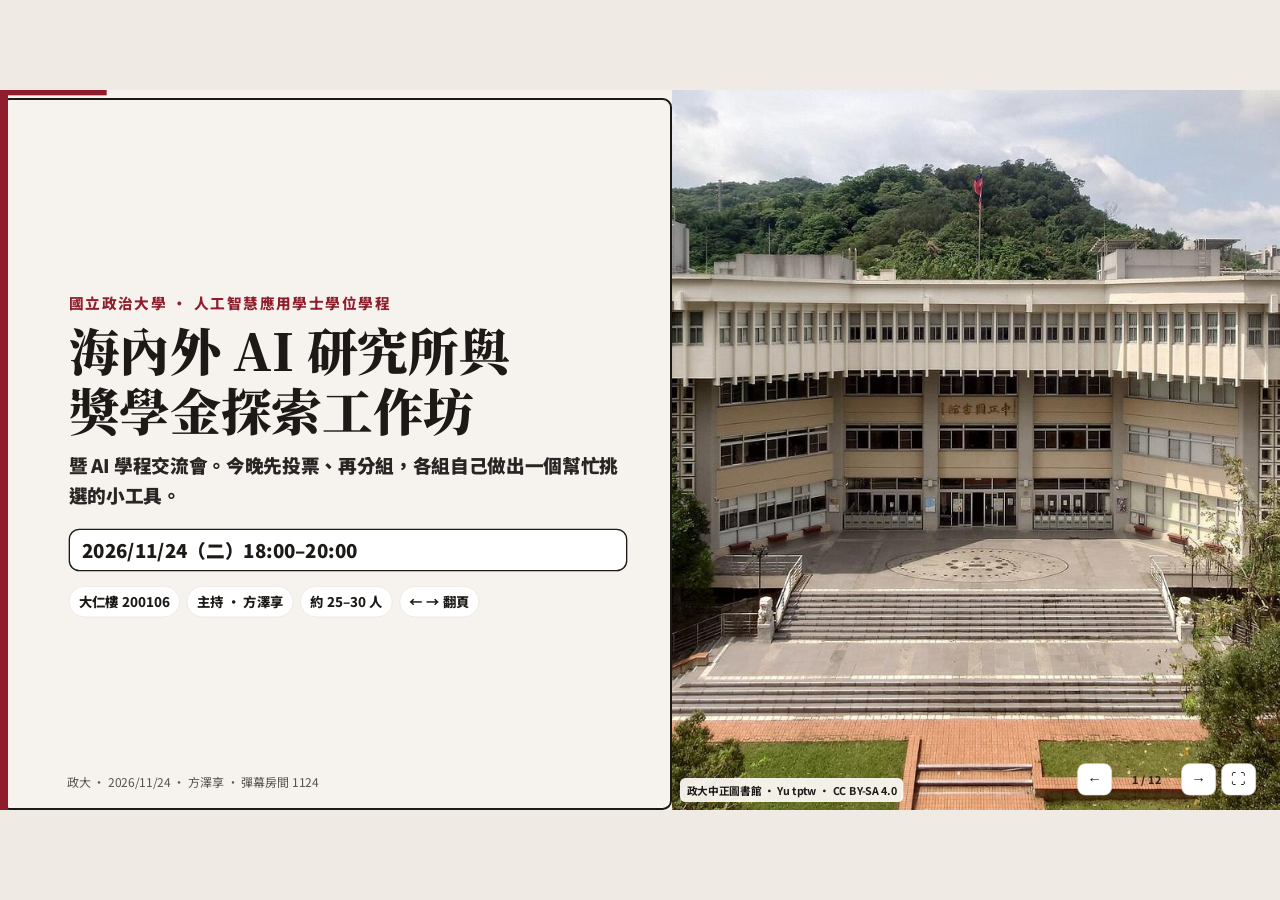
<file: index.html>
<!DOCTYPE html>
<html lang="zh-Hant">
<head>
<meta charset="utf-8">
<meta name="viewport" content="width=device-width, initial-scale=1">
<title>海內外 AI 研究所與獎學金探索工作坊｜方澤享</title>
<link rel="preconnect" href="https://fonts.googleapis.com">
<link rel="stylesheet" href="https://fonts.googleapis.com/css2?family=Noto+Sans+TC:wght@400;500;700;900&family=Noto+Serif+TC:wght@700;900&display=swap">
<link rel="stylesheet" href="assets/deck.css">
</head>
<body>
<div id="viewport">
  <div id="stage">
    <div id="bar"></div>
    
<section class="slide active">
  <div class="hero">
    <div class="copy">
      <p class="kicker">國立政治大學 · 人工智慧應用學士學位學程</p>
      <h1>海內外 AI 研究所與獎學金探索工作坊</h1>
      <p class="sub" style="margin-top:16px">暨 AI 學程交流會。今晚先投票、再分組，各組自己做出一個幫忙挑選的小工具。</p>
      <div class="clock" id="clock">2026/11/24（二）18:00–20:00</div>
      <div class="meta">
        <span class="pill">大仁樓 200106</span>
        <span class="pill">主持 · 方澤享</span>
        <span class="pill">約 25–30 人</span>
        <span class="pill">← → 翻頁</span>
      </div>
    </div>
    <div class="photo">
      <img src="assets/photos/nccu-library.jpg" alt="國立政治大學中正圖書館">
      <span class="cap">政大中正圖書館 · Yu tptw · CC BY-SA 4.0</span>
    </div>
  </div>
</section>
<section class="slide">
  <div class="pad">
    <p class="kicker">先掃這個</p>
    <div class="split" style="align-items:center;flex:1">
      <div>
        <h2>今天上課的資源</h2>
        <p class="sub">掃右邊的 QR，打開 Google Doc。今天的簡報、彈幕、共用試算表和 12/9 報名都在裡面。</p>
        <p class="note">網址 <a href="https://docs.google.com/document/d/1ymqW-8w-LhnSC2JWYqsvYjRO_ei0Bt-UZDaf1qkmWvc/edit?usp=sharing">今天上課的資源（Google Doc）</a></p>
      </div>
      <div style="text-align:center">
        <img src="assets/doc_qr.png" alt="今天上課資源的 Google Doc QR code" style="width:460px;height:460px;background:#fff;border-radius:20px;border:1px solid #e7e0d6">
        <p style="font-weight:800">今天上課的資源</p>
      </div>
    </div>
  </div>
</section>
<section class="slide">
  <div class="pad">
    <p class="kicker">今晚怎麼走</p>
    <h2>兩小時，從投票到你自己的目標</h2>
    <div class="flow">
      <div class="row"><span class="t">18:00–18:10</span><span class="d">開場、簽到。用彈幕投票：你想去哪個國家。</span></div>
      <div class="row"><span class="t">18:10–18:30</span><span class="d">Wenz：海內外 AI 研究所與獎學金。</span></div>
      <div class="row"><span class="t">18:30–19:15</span><span class="d">依國家分組。查學程和獎學金，再用 AI 做一個幫自己挑選的小工具。</span></div>
      <div class="row"><span class="t">19:15–19:25</span><span class="d">各組打開自己的頁面，示範給大家看。</span></div>
      <div class="row"><span class="t">19:25–19:30</span><span class="d">邀請 12/9 金融科技創新實驗室期末成果展。</span></div>
      <div class="row"><span class="t">19:30–20:00</span><span class="d">寫下一個學程、一個獎學金。學程同學留下交流。</span></div>
    </div>
  </div>
</section>
<section class="slide">
  <div class="pad">
    <p class="kicker">現在就投</p>
    <div class="split" style="align-items:center;flex:1">
      <div>
        <h2>你想去哪個國家？</h2>
        <p class="sub">掃右邊的 QR。打開之後直接打國家或地區，送上螢幕。</p>
        <p class="note">例如：日本、英國、美國、德國、台灣。想去哪裡就寫哪裡，不限上面這些。</p>
        <p class="note">網址 <a href="https://workshop-danmaku-1124.onrender.com/?room=1124">workshop-danmaku-1124.onrender.com/?room=1124</a></p>
      </div>
      <div style="text-align:center">
        <img src="assets/danmaku_qr.png" alt="彈幕 QR code，掃了會進入房間 1124" style="width:460px;height:460px;background:#fff;border-radius:20px;border:1px solid #e7e0d6">
        <p class="roomcode">1124</p>
        <p style="font-weight:800">房間代碼</p>
      </div>
    </div>
  </div>
</section>
<section class="slide">
  <div class="hero">
    <div class="copy">
      <p class="kicker">18:10–18:30</p>
      <h2>交給 Wenz</h2>
      <p class="sub">歐洲與日本的 AI 相關碩士、獎學金和時程，在 Wenz 的簡報裡。這一頁只負責把大家送過去。金額和截止日以各校官網為準。</p>
      <a class="biglink" href="https://wenzhotw.github.io/ai-masters-scholarship-guide/" target="_blank" rel="noopener">打開 Wenz 的簡報</a>
    </div>
    <div class="photo">
      <img src="assets/photos/cambridge.jpg" alt="劍橋大學國王學院禮拜堂">
      <span class="cap">劍橋國王學院 · Dmitry Tonkonog · CC BY-SA 3.0</span>
    </div>
  </div>
</section>
<section class="slide">
  <div class="pad">
    <p class="kicker">18:30 · 分組</p>
    <h2>依剛剛的彈幕，坐到同一個國家</h2>
    <p class="sub" style="margin-bottom:14px">人太少的國家，跟你覺得接近的地區併成一組。照片只是校園氣氛，不是指定學校。</p>
    <div class="photos" style="grid-template-columns:repeat(5,1fr)">
      <div class="ph" style="height:250px"><img src="assets/photos/stanford.jpg" alt="史丹佛大學方庭"><span>美國</span></div>
      <div class="ph" style="height:250px"><img src="assets/photos/oxford.jpg" alt="牛津大學雷德克里夫圖書館"><span>英國</span></div>
      <div class="ph" style="height:250px"><img src="assets/photos/eth.jpg" alt="蘇黎世聯邦理工學院"><span>歐洲</span></div>
      <div class="ph" style="height:250px"><img src="assets/photos/utokyo.jpg" alt="東京大學安田講堂"><span>日本</span></div>
      <div class="ph" style="height:250px"><img src="assets/photos/ntu-library.jpg" alt="台灣大學圖書館"><span>台灣</span></div>
    </div>
    <p class="note">一組先選一位把官網開在自己的電腦上。查到的數字，沒在官網看到之前先留白。</p>
  </div>
</section>
<section class="slide">
  <div class="pad tight">
    <p class="kicker">小組查資料</p>
    <h2>這個國家、它的學程、它的獎學金</h2>
    <div class="grid g3" style="margin-bottom:12px">
      <article class="card mini"><p class="ix">國家</p><h3>先認識地方</h3><p>授課語言、碩士大概幾年。不確定就寫未查到。</p></article>
      <article class="card mini"><p class="ix">學程</p><h3>找出 3 到 5 個</h3><p>學校、學程名、適合什麼背景、官網。</p></article>
      <article class="card mini"><p class="ix">獎學金</p><h3>至少對上一個</h3><p>名稱、誰能申、跟哪個學程有關、官網。</p></article>
    </div>
    <div class="split">
      <div>
        <pre class="prompt" id="p-research">你是研究助理。請用繁體中文（台灣）。我是〔科系〕的學生，這組在查〔國家或地區〕。

請分開寫三塊，不知道就寫「未查到」，不要補數字：
1. 這個地方讀 AI 相關碩士，常見的授課語言，以及學制大概幾年。
2. 五個 AI 相關學程：學校、學程名稱、適合什麼背景、官網。
3. 兩個台灣學生可能申的獎學金：名稱、跟上面哪個學程有關、官網。

每一筆最後加「待查證」。學費、名額、截止日期若你不確定，就留白。</pre>
        <button type="button" class="copy" data-for="p-research">複製查資料提示詞</button>
      </div>
      <div>
        <pre class="prompt" id="p-verify">請只用我貼上的官網文字回答，不要用記憶補數字。繁體中文（台灣）。

我想確認的學程或獎學金：
官網摘錄：

請核對名稱、截止日、學費與幣別、語言、誰可以申請。摘錄沒寫的，寫「這段文字沒寫，請再打開官網」。不要猜。</pre>
        <button type="button" class="copy" data-for="p-verify">複製查證提示詞</button>
      </div>
    </div>
  </div>
</section>
<section class="slide">
  <div class="pad tight">
    <p class="kicker">小組動手 · 方向，不是題目</p>
    <h2>做一個幫你挑選學程的小工具</h2>
    <p class="sub" style="margin-bottom:10px">用瀏覽器裡的 AI vibe coding。功能由你們決定。</p>
    <div class="grid g5" style="margin-bottom:12px">
      <article class="card mini"><h3>學費並排</h3><p>幣別不同就分開看，不要自己換算。</p></article>
      <article class="card mini"><h3>截止倒數</h3><p>沒寫日期的，就顯示未填。</p></article>
      <article class="card mini"><h3>獎學金對上</h3><p>這個學程，你申不申得上。</p></article>
      <article class="card mini"><h3>適合度問答</h3><p>科系、語言、要不要寫程式。</p></article>
      <article class="card mini"><h3>目標卡</h3><p>一張可以截圖的「我選這個」。</p></article>
    </div>
    <div class="method" style="margin-bottom:12px">
      <article class="card mini"><p class="ix">1</p><h3>想問題</h3><p>這個工具要幫你做哪一個決定。</p></article>
      <article class="card mini"><p class="ix">2</p><h3>寫 prompt</h3><p>把空白填上，貼給 AI。</p></article>
      <article class="card mini"><p class="ix">3</p><h3>試跑</h3><p>存成 HTML，用瀏覽器打開。</p></article>
      <article class="card mini"><p class="ix">4</p><h3>改進</h3><p>不好用就改一句話，再要一版。</p></article>
    </div>
    <pre class="prompt" id="p-start" style="max-height:230px;font-size:22px">請用繁體中文（台灣），做一個單一 HTML 檔。瀏覽器打開即可，淺色底、深色字，不用安裝。
我是〔科系〕的學生。學程資料如下，不知道的學費和日期留白，不要猜：
〔貼上學校、學程、獎學金、官網〕
這個小工具要幫我：〔一句話。例如比較學費、看截止、對獎學金，或做問答〕
先給看得到、點得動的第一版。數字只用我貼上的內容。</pre>
    <button type="button" class="copy" data-for="p-start">複製開頭提示詞</button>
  </div>
</section>
<section class="slide">
  <div class="hero">
    <div class="copy">
      <p class="kicker">19:15–19:25</p>
      <h2>各組打開自己的頁面</h2>
      <div class="grid g3" style="margin-top:8px">
        <article class="card mini"><p class="ix">01</p><h3>它幫你決定什麼</h3><p>一句話就好。</p></article>
        <article class="card mini"><p class="ix">02</p><h3>秀一個畫面</h3><p>點給大家看，不必講程式。</p></article>
        <article class="card mini"><p class="ix">03</p><h3>還不確定什麼</h3><p>哪個數字還沒在官網看到。</p></article>
      </div>
      <p class="note">做不完也上台。把卡在哪裡說出來，就是這十分鐘的示範。</p>
    </div>
    <div class="photo">
      <img src="assets/photos/mit-dome.jpg" alt="麻省理工學院大圓頂">
      <span class="cap">MIT 大圓頂 · Peacearth · CC BY-SA 4.0</span>
    </div>
  </div>
</section>
<section class="slide">
  <div class="pad">
    <p class="kicker">回到你自己</p>
    <h2>寫下一個學程、一個獎學金</h2>
    <div class="grid g3" style="flex:1">
      <article class="card"><p class="ix">學程</p><h3>我要追這個</h3><p>學校、學程名稱、官網。一句話說為什麼是它。</p></article>
      <article class="card"><p class="ix">獎學金</p><h3>我要對上這個</h3><p>名稱，以及你為什麼覺得自己申得上。官網留著。</p></article>
      <article class="card"><p class="ix">下一步</p><h3>這週只做一件</h3><p>再查一個截止日期，或寫一封信問學校。選一個就好。</p></article>
    </div>
    <p class="note">還沒查到的欄位留白。空白比一個好看的錯數字有用。</p>
  </div>
</section>
<section class="slide">
  <div class="hero">
    <div class="copy">
      <p class="kicker">19:25 · 下一場</p>
      <h2>12/9 來方舟看成果</h2>
      <div class="qrbox">
        <img src="assets/luma_qr.png" alt="Luma 報名頁 QR code，網址是 luma.com/6frrdys3">
        <div>
          <p>政大金融科技創新實驗室期末成果展</p>
          <p style="margin:8px 0">N24 台北方舟 1F · 18:10 報到</p>
          <a class="biglink" href="https://luma.com/6frrdys3" target="_blank" rel="noopener">Luma 報名</a>
          <p class="note">同一場也有表單：<a href="https://forms.gle/u2hbzVVZBQJgZnCt7" target="_blank" rel="noopener">forms.gle/u2hbzVVZBQJgZnCt7</a></p>
        </div>
      </div>
    </div>
    <div class="photo">
      <img src="assets/photos/stanford.jpg" alt="史丹佛大學方庭">
      <span class="cap">史丹佛方庭 · King of Hearts · CC BY-SA 3.0</span>
    </div>
  </div>
</section>
<section class="slide">
  <div class="hero">
    <div class="copy">
      <p class="kicker">19:30–20:00 · 謝謝留下</p>
      <h2>學程的人，來說說</h2>
      <div class="grid" style="margin-top:8px">
        <article class="card mini"><h3>課程</h3><p>哪一門讓你真的做出東西。</p></article>
        <article class="card mini"><h3>研究</h3><p>老師的計畫、你還想問誰。</p></article>
        <article class="card mini"><h3>學會</h3><p>如果有學程學會，你希望它先做哪一件事。</p></article>
      </div>
      <p class="note">校園照片來自 Wikimedia Commons，作者與授權寫在每張圖的角落。彈幕：workshop-danmaku-1124.onrender.com，房間 1124。</p>
    </div>
    <div class="photo">
      <img src="assets/photos/nccu-seetoo.jpg" alt="政大達賢圖書館">
      <span class="cap">政大達賢圖書館 · Yu tptw · CC BY-SA 4.0</span>
    </div>
  </div>
</section>
    <p class="foot">政大 · 2026/11/24 · 方澤享 · 彈幕房間 1124</p>
    <div id="hud">
      <button type="button" id="prev" aria-label="上一頁">←</button>
      <span id="count">1 / 11</span>
      <button type="button" id="next" aria-label="下一頁">→</button>
      <button type="button" id="fs" aria-label="全螢幕">⛶</button>
    </div>
  </div>
</div>
<script src="assets/deck.js"></script>
</body>
</html>
</file>
<file: assets/deck.css>
:root {
  --ink: #1c1917;
  --body: #292524;
  --muted: #57534e;
  --line: #e7e0d6;
  --bg: #f6f3ee;
  --paper: #fffcf8;
  --accent: #8f1d2c;
  --tint: #f8e8ea;
}
* { box-sizing: border-box; margin: 0; padding: 0; }
html, body { height: 100%; background: #efeae3; overflow: hidden; }
body {
  font-family: "Noto Sans TC", "PingFang TC", "Microsoft JhengHei", system-ui, sans-serif;
  color: var(--body);
  -webkit-font-smoothing: antialiased;
}
h1, h2, h3 { font-family: "Noto Serif TC", "Songti TC", PMingLiU, serif; color: var(--ink); font-weight: 900; text-wrap: balance; }
a { color: var(--accent); }
#viewport { position: fixed; inset: 0; display: flex; align-items: center; justify-content: center; overflow: hidden; }
#stage { width: 1920px; height: 1080px; position: relative; flex: none; transform-origin: center center; background: var(--bg); overflow: hidden; }
.slide { position: absolute; inset: 0; display: none; background: var(--bg); color: var(--ink); overflow: hidden; }
.slide.active { display: flex; animation: fade .28s ease; }
@keyframes fade { from { opacity: 0; transform: translateY(8px); } to { opacity: 1; transform: none; } }
.slide:before { content: ""; position: absolute; left: 0; top: 0; bottom: 0; width: 12px; background: var(--accent); z-index: 3; }
.pad { padding: 64px 88px 88px 100px; display: flex; flex-direction: column; width: 100%; height: 100%; min-height: 0; }
.kicker { font-family: "Noto Sans TC", sans-serif; font-size: 22px; font-weight: 800; letter-spacing: .12em; color: var(--accent); margin-bottom: 10px; }
h1 { font-size: 76px; line-height: 1.18; }
h2 { font-size: 52px; line-height: 1.22; margin-bottom: 18px; }
h3 { font-size: 30px; line-height: 1.3; }
p, li { font-size: 26px; line-height: 1.55; }
.sub { font-size: 28px; line-height: 1.6; color: var(--body); max-width: 920px; }
.hero { display: grid; grid-template-columns: 1.05fr .95fr; height: 100%; }
.hero .copy { padding: 88px 64px 88px 100px; display: flex; flex-direction: column; justify-content: center; background: var(--bg); position: relative; z-index: 2; }
.hero .photo { position: relative; overflow: hidden; }
.hero .photo img, .bleed img, .ph img { width: 100%; height: 100%; object-fit: cover; display: block; }
.cap { position: absolute; left: 12px; bottom: 12px; background: rgba(255,252,248,.92); color: var(--ink); font-size: 16px; font-weight: 700; padding: 6px 10px; border-radius: 8px; max-width: 90%; }
.clock { margin-top: 28px; display: inline-flex; align-items: center; min-height: 64px; padding: 10px 18px; border-radius: 16px; background: #fff; border: 2px solid var(--ink); font-weight: 900; font-size: 28px; font-variant-numeric: tabular-nums; }
.meta { margin-top: 22px; display: flex; flex-wrap: wrap; gap: 10px; }
.pill { background: #fff; border: 1px solid var(--line); border-radius: 999px; padding: 8px 14px; font-weight: 800; font-size: 20px; }
.grid { display: grid; gap: 18px; min-height: 0; }
.g2 { grid-template-columns: 1fr 1fr; }
.g3 { grid-template-columns: repeat(3, 1fr); }
.g5 { grid-template-columns: repeat(5, 1fr); }
.g6 { grid-template-columns: repeat(6, 1fr); }
.card { background: var(--paper); border: 1px solid var(--line); border-radius: 18px; padding: 20px 22px; box-shadow: 0 8px 24px rgba(28,25,23,.04); min-height: 0; }
.card .ix { color: var(--accent); font-weight: 900; font-size: 18px; letter-spacing: .08em; }
.card h3 { margin: 6px 0; }
.card p, .card li { font-size: 22px; }
.card ul { padding-left: 1.1em; }
.card li { margin: 4px 0; }
.flow { display: flex; flex-direction: column; gap: 10px; }
.flow .row { display: grid; grid-template-columns: 220px 1fr; gap: 16px; background: #fff; border: 1px solid var(--line); border-radius: 14px; padding: 12px 16px; align-items: center; }
.flow .t { font-weight: 900; font-variant-numeric: tabular-nums; color: var(--accent); font-size: 24px; }
.flow .d { font-size: 24px; }
.photos { display: grid; grid-template-columns: repeat(3, 1fr); gap: 14px; }
.ph { position: relative; height: 210px; border-radius: 16px; overflow: hidden; background: #ddd; }
.ph span { position: absolute; left: 10px; bottom: 10px; background: rgba(255,252,248,.92); color: var(--ink); font-weight: 800; font-size: 18px; padding: 4px 8px; border-radius: 8px; }
.note { margin-top: 12px; font-size: 20px; color: var(--muted); }
.split { display: grid; grid-template-columns: 1.15fr .85fr; gap: 28px; min-height: 0; flex: 1; }
pre.prompt {
  font-family: "Noto Sans TC", sans-serif;
  white-space: pre-wrap;
  background: #fff;
  border: 2px solid var(--ink);
  border-radius: 16px;
  padding: 18px 20px;
  font-size: 24px;
  line-height: 1.45;
  overflow: auto;
  max-height: 520px;
  color: var(--ink);
}
.copy {
  margin-top: 12px;
  min-height: 64px;
  padding: 0 22px;
  border-radius: 14px;
  border: 3px solid var(--ink);
  background: #fff;
  color: var(--ink);
  font-weight: 900;
  font-size: 26px;
  cursor: pointer;
}
.copy.ghost { background: #fff; color: var(--ink); border: 2px solid var(--ink); }
.preview { position: relative; border-radius: 16px; overflow: hidden; border: 1px solid var(--line); background: #fff; height: 560px; }
.preview iframe { width: 1200px; height: 980px; border: 0; transform: scale(.5); transform-origin: 0 0; pointer-events: none; }
.preview .open {
  position: absolute; right: 12px; bottom: 12px; z-index: 2;
  background: #fff; color: var(--ink); text-decoration: none; font-weight: 800; border: 2px solid var(--ink);
  border-radius: 12px; padding: 10px 14px; font-size: 18px;
}
.progress { display: flex; gap: 8px; list-style: none; margin-bottom: 12px; }
.progress li {
  width: 42px; height: 42px; border-radius: 50%;
  display: flex; align-items: center; justify-content: center;
  font-weight: 900; background: #fff; border: 2px solid var(--line); color: var(--muted); font-size: 18px;
}
.progress li.on { background: var(--tint); color: var(--ink); border-color: var(--accent); }
.progress li.done { background: #fff; color: var(--ink); border-color: var(--ink); }
.tips { display: grid; grid-template-columns: 1fr 1fr; gap: 12px; margin-top: 12px; }
.tips .card { padding: 12px 14px; }
.tips h3 { font-size: 20px; font-family: "Noto Sans TC", sans-serif; }
.tips p { font-size: 20px; }
.biglink {
  display: inline-flex; align-items: center; gap: 10px;
  margin-top: 16px; background: #fff; color: var(--ink); text-decoration: none;
  font-weight: 900; font-size: 28px; border-radius: 16px; padding: 16px 22px; min-height: 72px;
  border: 3px solid var(--accent);
}
.qrbox { display: flex; gap: 28px; align-items: center; background: #fff; border-radius: 20px; padding: 18px; border: 1px solid var(--line); }
.qrbox img { width: 320px; height: 320px; object-fit: contain; background: #fff; }
.roomcode { font-family: "Noto Serif TC", serif; font-size: 84px; font-weight: 900; letter-spacing: .06em; line-height: .95; color: var(--ink); }
.method { display: grid; grid-template-columns: repeat(4, 1fr); gap: 12px; }
.mini { padding: 14px 16px; }
.mini h3 { font-size: 24px; }
.mini p { font-size: 18px; line-height: 1.45; }
.credits { overflow: auto; background: #fff; border: 1px solid var(--line); border-radius: 16px; padding: 8px 18px; }
.credits li { font-size: 18px; padding: 6px 0; border-bottom: 1px solid var(--line); list-style: none; }
.credits a { font-weight: 700; }
#bar { position: absolute; top: 0; left: 0; height: 8px; background: var(--accent); z-index: 5; }
.foot { position: absolute; left: 100px; bottom: 28px; font-size: 18px; color: var(--muted); z-index: 4; }
.foot a { color: var(--ink); font-weight: 800; }
#hud { position: absolute; right: 36px; bottom: 22px; z-index: 6; display: flex; gap: 8px; align-items: center; }
#hud button {
  width: 52px; height: 48px; border-radius: 12px; border: 1px solid var(--line);
  background: #fff; color: var(--ink); font-size: 22px; cursor: pointer;
}
#count { font-weight: 800; min-width: 88px; text-align: center; font-variant-numeric: tabular-nums; }
.pad.tight { padding-top: 36px; padding-bottom: 70px; }
.pad.tight h2 { font-size: 40px; margin-bottom: 6px; }
.pad.tight .sub { font-size: 22px; }
.pad.tight pre.prompt { max-height: 300px; font-size: 22px; }
.pad.tight .preview { height: 390px; }
.pad.tight .preview iframe { transform: scale(.4); }
.pad.tight .tips p { font-size: 18px; }
html.m #viewport { display: block; overflow: auto; }
html.m #stage { width: 100%; height: auto; min-height: 100%; transform: none !important; }
html.m .slide { position: relative; display: none; min-height: 100vh; overflow: visible; }
html.m .slide.active { display: block; }
html.m .pad, html.m .hero .copy { padding: 28px 18px 110px 22px; height: auto; }
html.m .hero, html.m .split, html.m .g2, html.m .g3, html.m .g5, html.m .g6, html.m .photos, html.m .tips, html.m .flow .row, html.m .qrbox, html.m .method {
  display: flex; flex-direction: column; height: auto;
}
html.m h1 { font-size: 36px; }
html.m h2 { font-size: 28px; }
html.m h3 { font-size: 22px; }
html.m p, html.m li, html.m .sub, html.m .flow .d, html.m .flow .t { font-size: 18px; }
html.m pre.prompt { font-size: 17px; max-height: none; }
html.m .copy { width: 100%; font-size: 20px; }
html.m .hero .photo { height: 240px; margin-bottom: 84px; }
html.m .ph { height: 160px; }
html.m .preview { height: auto; padding: 16px; }
html.m .preview iframe { display: none; }
html.m .preview .open { position: static; display: inline-flex; }
html.m .clock { font-size: 18px; min-height: 48px; }
html.m .biglink { font-size: 18px; min-height: 56px; }
html.m .qrbox img { width: 220px; height: 220px; }
html.m .roomcode { font-size: 56px; }
html.m #hud { position: fixed; left: 0; right: 0; bottom: 0; justify-content: center; padding: 8px 0 calc(8px + env(safe-area-inset-bottom)); background: rgba(246,243,238,.96); }
html.m .foot { position: static; padding: 8px 18px 0 22px; }
html.m .slide:before { width: 6px; }
</file>
